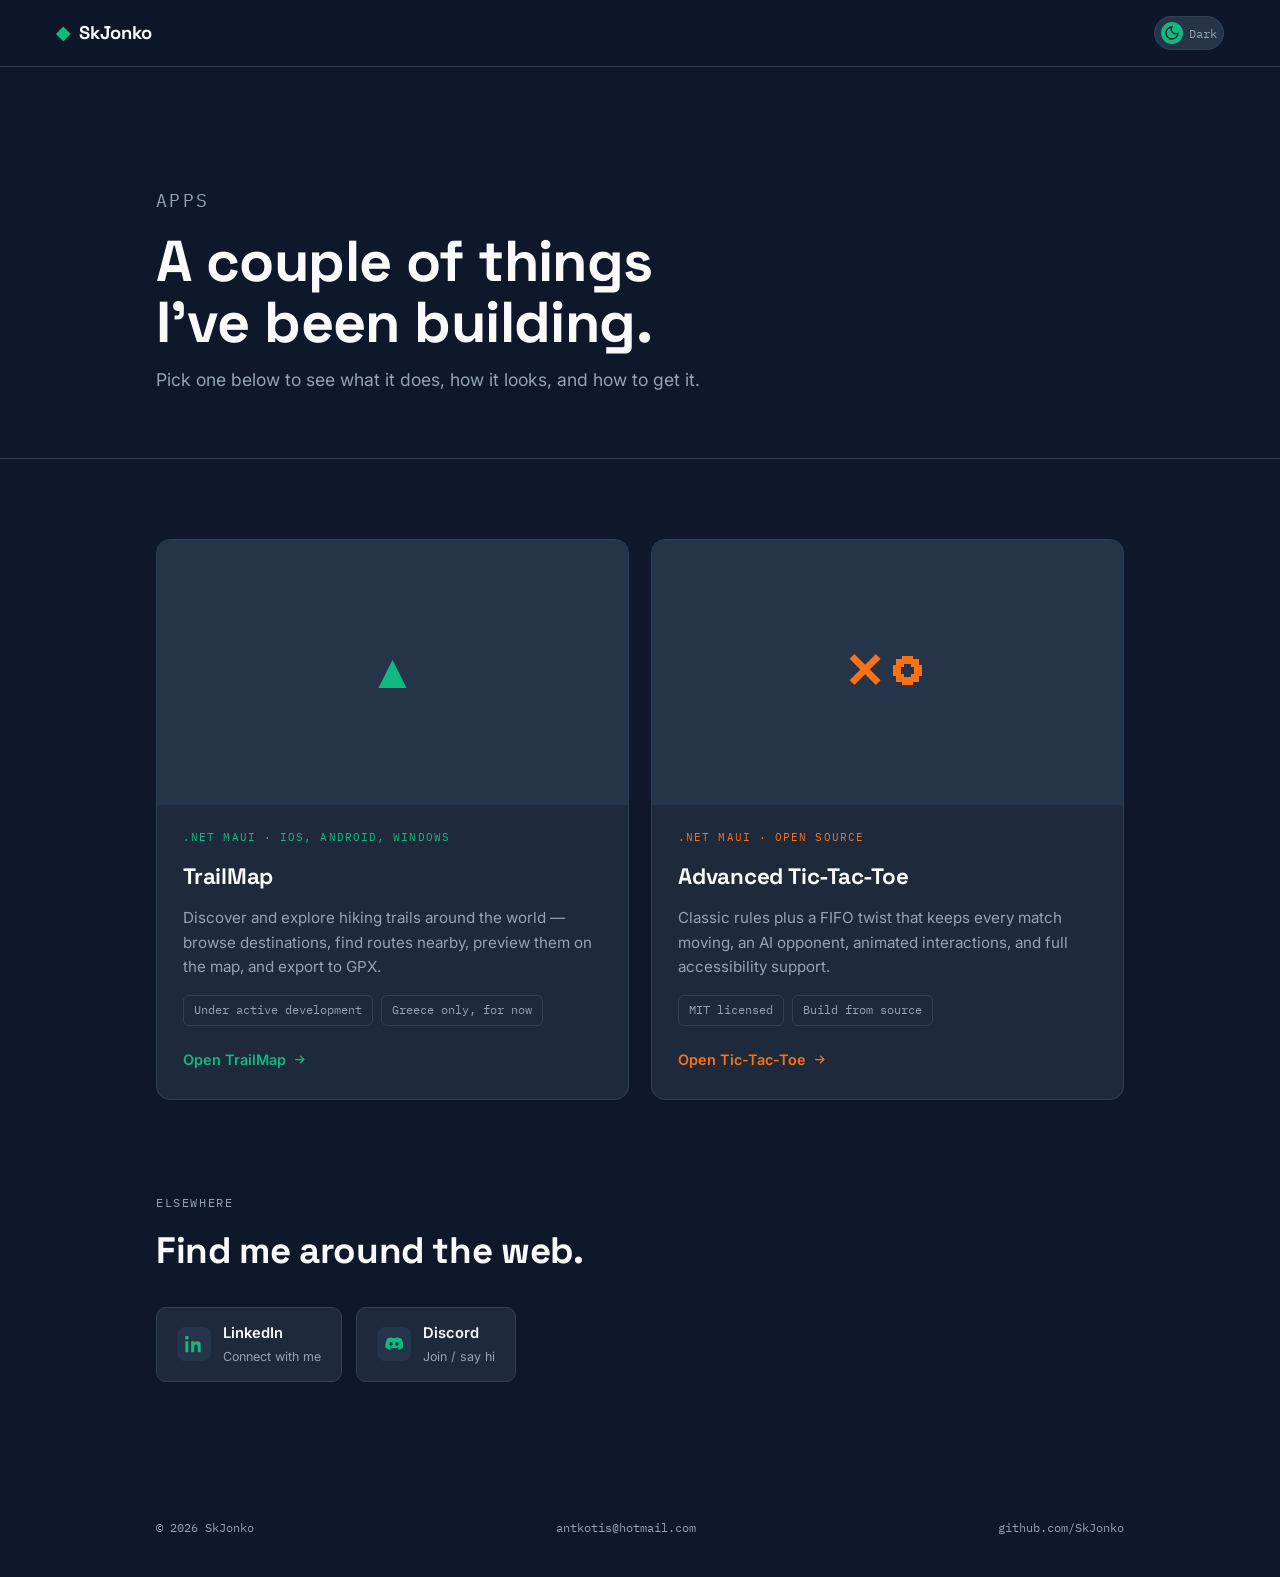
<file: docs/index.html>
<!doctype html>
<html lang="en" data-theme="dark">
<head>
<meta charset="UTF-8">
<meta name="viewport" content="width=device-width, initial-scale=1">
<title>SkJonko — apps</title>
<meta name="description" content="A small collection of apps: TrailMap for discovering hiking trails, and an enhanced Tic-Tac-Toe built with .NET MAUI.">

<link rel="preconnect" href="https://fonts.googleapis.com">
<link rel="preconnect" href="https://fonts.gstatic.com" crossorigin>
<link href="https://fonts.googleapis.com/css2?family=Space+Grotesk:wght@500;700&family=Inter:wght@400;500;600&family=IBM+Plex+Mono:wght@400;500&display=swap" rel="stylesheet">
<link rel="stylesheet" href="assets/css/site.css">
</head>
<body>

<header class="site">
  <div class="nav">
    <a class="nav-brand" href="#top"><span class="mark">◆</span> SkJonko</a>
    <ul class="nav-links">
      <li>
        <button class="theme-toggle" id="themeToggle" type="button" aria-pressed="false" aria-label="Toggle light and dark theme">
          <span class="dot" id="themeDot">
            <svg viewBox="0 0 24 24" fill="none" stroke="currentColor" stroke-width="2"><path d="M21 12.4A9 9 0 1 1 11.6 3a7 7 0 0 0 9.4 9.4Z"/></svg>
          </span>
          <span id="themeLabel">Dark</span>
        </button>
      </li>
    </ul>
  </div>
</header>

<main id="top">

  <!-- ============ HUB HERO ============ -->
  <section class="hub-hero">
    <div class="wrap">
      <p class="eyebrow">Apps</p>
      <h1>A couple of things<br>I've been building.</h1>
      <p>Pick one below to see what it does, how it looks, and how to get it.</p>
    </div>
  </section>

  <!-- ============ APP GRID ============ -->
  <section class="app-section">
    <div class="wrap app-grid">

      <a class="app-card" href="trailmap.html" style="--app-accent:#10B981;">
        <div class="media">
          <span class="glyph">▲</span>
        </div>
        <div class="body">
          <span class="kicker">.NET MAUI · iOS, Android, Windows</span>
          <h2>TrailMap</h2>
          <p>Discover and explore hiking trails around the world — browse destinations, find routes nearby, preview them on the map, and export to GPX.</p>
          <div class="tags">
            <span class="tag">Under active development</span>
            <span class="tag">Greece only, for now</span>
          </div>
          <span class="open">Open TrailMap
            <svg viewBox="0 0 24 24" fill="none" stroke="currentColor" stroke-width="2"><path d="M5 12h13M13 6l6 6-6 6"/></svg>
          </span>
        </div>
      </a>

      <a class="app-card" href="tictactoe.html" style="--app-accent:#F97316;">
        <div class="media">
          <span class="glyph">✕⭘</span>
        </div>
        <div class="body">
          <span class="kicker">.NET MAUI · open source</span>
          <h2>Advanced Tic-Tac-Toe</h2>
          <p>Classic rules plus a FIFO twist that keeps every match moving, an AI opponent, animated interactions, and full accessibility support.</p>
          <div class="tags">
            <span class="tag">MIT licensed</span>
            <span class="tag">Build from source</span>
          </div>
          <span class="open">Open Tic-Tac-Toe
            <svg viewBox="0 0 24 24" fill="none" stroke="currentColor" stroke-width="2"><path d="M5 12h13M13 6l6 6-6 6"/></svg>
          </span>
        </div>
      </a>

    </div>
  </section>

  <!-- ============ SOCIAL ============ -->
  <section class="social-section">
    <div class="wrap">
      <div class="section-head">
        <p class="eyebrow">Elsewhere</p>
        <h2>Find me around the web.</h2>
      </div>
      <div class="social-row">
        <!-- TODO: replace # with your real LinkedIn profile URL -->
        <a class="social-card" href="#" target="_blank" rel="noopener">
          <span class="icon">
            <svg viewBox="0 0 24 24" fill="currentColor"><path d="M4.98 3.5C4.98 4.88 3.87 6 2.5 6S0 4.88 0 3.5 1.12 1 2.5 1s2.48 1.12 2.48 2.5ZM.5 8.25h4V23h-4V8.25ZM8.5 8.25h3.83v2.02h.05c.53-1 1.84-2.06 3.79-2.06 4.06 0 4.81 2.67 4.81 6.14V23h-4v-6.7c0-1.6-.03-3.65-2.22-3.65-2.23 0-2.57 1.74-2.57 3.53V23h-4V8.25Z"/></svg>
          </span>
          <span class="label">
            <b>LinkedIn</b>
            <span>Connect with me</span>
          </span>
        </a>
        <a class="social-card" href="https://discord.com/users/jonko4031" target="_blank" rel="noopener">
          <span class="icon">
            <svg viewBox="0 0 24 24" fill="currentColor"><path d="M20.32 4.37a19.8 19.8 0 0 0-4.9-1.52.07.07 0 0 0-.08.04c-.21.38-.45.86-.61 1.25a18.3 18.3 0 0 0-5.48 0 12.6 12.6 0 0 0-.62-1.25.08.08 0 0 0-.08-.04 19.7 19.7 0 0 0-4.9 1.52.07.07 0 0 0-.03.03C.96 8.6.24 12.7.58 16.76a.08.08 0 0 0 .03.06 19.9 19.9 0 0 0 5.99 3.03.08.08 0 0 0 .08-.03c.46-.63.87-1.29 1.23-1.99a.07.07 0 0 0-.04-.11 13.1 13.1 0 0 1-1.87-.89.08.08 0 0 1 0-.13c.13-.09.25-.19.37-.28a.07.07 0 0 1 .08-.01c3.93 1.79 8.18 1.79 12.06 0a.07.07 0 0 1 .08.01c.12.1.24.19.37.28a.08.08 0 0 1 0 .13c-.6.35-1.22.65-1.87.89a.07.07 0 0 0-.04.11c.37.7.78 1.36 1.23 1.99a.08.08 0 0 0 .08.03 19.8 19.8 0 0 0 6-3.03.08.08 0 0 0 .03-.06c.4-4.69-.68-8.75-2.87-12.36a.06.06 0 0 0-.03-.03ZM8.02 14.3c-1.18 0-2.15-1.08-2.15-2.42 0-1.33.95-2.42 2.15-2.42 1.21 0 2.17 1.1 2.15 2.42 0 1.34-.95 2.42-2.15 2.42Zm7.96 0c-1.18 0-2.15-1.08-2.15-2.42 0-1.33.95-2.42 2.15-2.42 1.21 0 2.17 1.1 2.15 2.42 0 1.34-.94 2.42-2.15 2.42Z"/></svg>
          </span>
          <span class="label">
            <b>Discord</b>
            <span>Join / say hi</span>
          </span>
        </a>
      </div>
    </div>
  </section>

</main>

<footer>
  <div class="wrap footer-row">
    <span>© 2026 SkJonko</span>
    <a href="mailto:antkotis@hotmail.com" target="_blank" rel="noopener">antkotis@hotmail.com</a>
    <a href="https://github.com/SkJonko" target="_blank" rel="noopener">github.com/SkJonko</a>
  </div>
</footer>

<script src="assets/js/theme-toggle.js"></script>

</body>
</html>
</file>
<file: docs/assets/css/site.css>
/* ===========================================================
   Shared design system — used by index.html, trailmap.html,
   tictactoe.html. Each page may override the CSS variables in
   :root via a small <style> block in its own <head> to get its
   own accent color while keeping the same layout components.
   =========================================================== */

:root, html[data-theme="dark"]{
  --bg:         #0F172A;
  --surface:    #1E293B;
  --surface-2:  #263449;
  --primary:    #10B981;
  --primary-btn:#0D9668;
  --secondary:  #38BDF8;
  --text-hi:    #F8FAFC;
  --text-lo:    #94A3B8;
  --border:     #334155;
  --icon-on-primary:#0F172A;
  --difficulty-easy:#34D399;
  --difficulty-medium:#FBBF24;
  --difficulty-hard:#F87171;
  --difficulty-expert:#A78BFA;
}
html[data-theme="light"]{
  --bg:         #F8FAFC;
  --surface:    #FFFFFF;
  --surface-2:  #EEF2F6;
  --primary:    #059669;
  --primary-btn:#047857;
  --secondary:  #0284C7;
  --text-hi:    #0F172A;
  --text-lo:    #64748B;
  --border:     #E2E8F0;
  --icon-on-primary:#FFFFFF;
  --difficulty-easy:#10B981;
  --difficulty-medium:#D97706;
  --difficulty-hard:#DC2626;
  --difficulty-expert:#8B5CF6;
}

*{ box-sizing:border-box; }
html{ scroll-behavior:smooth; }

body{
  margin:0;
  background:var(--bg);
  color:var(--text-hi);
  font-family:"Inter", -apple-system, sans-serif;
  line-height:1.6;
  -webkit-font-smoothing:antialiased;
  transition:background .2s ease, color .2s ease;
}

a{ color:inherit; }
img,svg{ display:block; max-width:100%; }
::selection{ background:var(--primary); color:var(--icon-on-primary); }
:focus-visible{ outline:2px solid var(--primary); outline-offset:3px; }

.wrap{ max-width:1080px; margin:0 auto; padding:0 clamp(20px, 5vw, 56px); }

.eyebrow{
  font-family:"IBM Plex Mono", monospace;
  font-size:0.72rem;
  letter-spacing:0.14em;
  text-transform:uppercase;
  color:var(--primary);
}

h1,h2,h3{
  font-family:"Space Grotesk", "Inter", sans-serif;
  font-weight:700;
  letter-spacing:-0.01em;
  margin:0;
}

/* ---------- nav ---------- */
header.site{
  position:sticky; top:0; z-index:20;
  background:color-mix(in srgb, var(--bg) 88%, transparent);
  backdrop-filter:blur(8px);
  border-bottom:1px solid var(--border);
}
.nav{
  display:flex; align-items:center; justify-content:space-between;
  padding:16px clamp(20px, 5vw, 56px);
  gap:20px;
}
.nav-left{ display:flex; align-items:center; gap:16px; }
.nav-home{
  display:flex; align-items:center; gap:6px;
  text-decoration:none; color:var(--text-lo);
  font-size:0.85rem; font-weight:500;
  border-right:1px solid var(--border);
  padding-right:16px;
}
.nav-home:hover, .nav-home:focus-visible{ color:var(--primary); }
.nav-home svg{ width:15px; height:15px; }
.nav-brand{
  display:flex; align-items:center; gap:9px;
  font-family:"Space Grotesk", sans-serif; font-weight:700;
  font-size:1.15rem; text-decoration:none; color:var(--text-hi);
}
.nav-brand .mark{ color:var(--primary); }
.nav-links{
  display:flex; align-items:center; gap:26px;
  font-size:0.9rem; font-weight:500;
  list-style:none; margin:0; padding:0;
}
.nav-links a{ text-decoration:none; color:var(--text-lo); transition:color .15s ease; }
.nav-links a:hover, .nav-links a:focus-visible{ color:var(--primary); }
@media (max-width:760px){ .nav-links li.hide-mobile{ display:none; } }

.lang-chip{
  font-family:"IBM Plex Mono", monospace;
  font-size:0.72rem; letter-spacing:0.04em;
  color:var(--text-lo);
  border:1px solid var(--border);
  border-radius:20px;
  padding:5px 12px;
}

.theme-toggle{
  display:flex; align-items:center; gap:6px;
  background:var(--surface-2);
  border:1px solid var(--border);
  border-radius:20px;
  padding:5px 6px;
  cursor:pointer;
  color:var(--text-lo);
  font-family:"IBM Plex Mono", monospace;
  font-size:0.72rem;
}
.theme-toggle svg{ width:16px; height:16px; }
.theme-toggle .dot{
  width:22px; height:22px; border-radius:50%;
  background:var(--primary);
  display:flex; align-items:center; justify-content:center;
  color:var(--icon-on-primary);
  transition:transform .2s ease;
}

/* ---------- notice bar ---------- */
.notice-bar{
  background:var(--surface-2);
  border-bottom:1px solid var(--border);
  padding:10px clamp(20px, 5vw, 56px);
}
.notice-bar .wrap{
  display:flex; align-items:center; gap:10px;
  font-size:0.85rem; color:var(--text-lo);
}
.notice-bar svg{ width:16px; height:16px; flex-shrink:0; color:var(--difficulty-medium); }
.notice-bar strong{ color:var(--text-hi); font-weight:600; }

/* ---------- hero ---------- */
.hero{
  position:relative; overflow:hidden;
  padding:clamp(64px,10vw,120px) 0 clamp(48px,8vw,84px);
  border-bottom:1px solid var(--border);
}
.hero-inner{ position:relative; z-index:2; max-width:700px; }
.hero h1{
  font-size:clamp(2.6rem, 7vw, 4.4rem);
  line-height:1.04;
  margin:18px 0 22px;
}
.hero h1 span{ color:var(--primary); }
.hero p.lede{
  font-size:1.15rem; color:var(--text-lo);
  max-width:48ch; margin:0 0 34px;
}
.hero-actions{ display:flex; gap:14px; flex-wrap:wrap; }

.btn{
  display:inline-flex; align-items:center; gap:9px;
  font-family:"Inter", sans-serif; font-weight:600; font-size:0.92rem;
  text-decoration:none; padding:13px 22px; border-radius:8px;
  border:1px solid transparent;
  transition:transform .15s ease, background .15s ease, border-color .15s ease;
}
.btn:hover{ transform:translateY(-1px); }
.btn-primary{ background:var(--primary-btn); color:#FFFFFF; }
.btn-primary:hover{ filter:brightness(1.08); }
.btn-ghost{ border-color:var(--border); color:var(--text-hi); background:transparent; }
.btn-ghost:hover{ border-color:var(--primary); color:var(--primary); }
.btn-disabled{ pointer-events:none; opacity:0.5; cursor:not-allowed; }

.hero-tags{ display:flex; gap:10px; flex-wrap:wrap; margin-top:30px; }
.tag{
  font-family:"IBM Plex Mono", monospace; font-size:0.72rem;
  color:var(--text-lo); border:1px solid var(--border);
  border-radius:6px; padding:5px 10px;
}

/* ---------- divider motif ---------- */
.gpx-divider{ position:relative; width:100%; line-height:0; background:var(--bg); }
.gpx-divider svg{ width:100%; height:auto; display:block; }
.gpx-divider .fill{ fill:var(--surface); }
.gpx-divider .line{ fill:none; stroke:var(--primary); stroke-width:2; }
.gpx-label{
  position:absolute; font-family:"IBM Plex Mono", monospace;
  font-size:0.62rem; letter-spacing:0.08em; color:var(--text-lo);
  text-transform:uppercase;
}
.gpx-label.left{ left:clamp(20px,5vw,56px); top:10px; }
.gpx-label.right{ right:clamp(20px,5vw,56px); bottom:10px; }

/* ---------- features ---------- */
.features{ background:var(--surface); padding:clamp(56px,9vw,96px) 0; }
.section-head{ max-width:560px; margin-bottom:44px; }
.section-head h2{ font-size:clamp(1.7rem,4vw,2.3rem); margin-top:10px; }
.section-head p{ color:var(--text-lo); margin:14px 0 0; }

.feature-grid{
  display:grid; grid-template-columns:repeat(3,1fr); gap:1px;
  background:var(--border); border:1px solid var(--border); border-radius:10px;
  overflow:hidden;
}
@media (max-width:820px){ .feature-grid{ grid-template-columns:repeat(2,1fr); } }
@media (max-width:560px){ .feature-grid{ grid-template-columns:1fr; } }

.feature{ background:var(--surface); padding:30px 26px; }
.feature .icon{
  width:38px; height:38px; border-radius:9px;
  background:var(--surface-2); display:flex; align-items:center; justify-content:center;
  color:var(--primary); margin-bottom:16px;
}
.feature .icon svg{ width:19px; height:19px; }
.feature h3{ font-size:1.05rem; margin:0 0 8px; }
.feature p{ color:var(--text-lo); margin:0; font-size:0.92rem; }

.also-row{ margin-top:24px; display:flex; gap:10px; flex-wrap:wrap; }

/* ---------- showcase (gif / screenshot demos) ---------- */
.showcase{ background:var(--bg); padding:clamp(56px,9vw,96px) 0; }
.showcase-grid{ display:grid; grid-template-columns:repeat(3,1fr); gap:20px; }
@media (max-width:820px){ .showcase-grid{ grid-template-columns:1fr; } }

.showcase-card{
  background:var(--surface); border:1px solid var(--border); border-radius:12px;
  padding:14px; display:flex; flex-direction:column; gap:14px;
  box-shadow:0 20px 44px -30px rgba(0,0,0,0.5);
}
.showcase-card .frame{
  background:var(--surface-2); border-radius:8px; overflow:hidden;
}
.showcase-card .frame img{ width:100%; height:100%; object-fit:contain; display:block; }
.showcase-card .caption{ padding:0 6px 6px; }
.showcase-card .caption h3{ font-size:0.98rem; margin:0 0 4px; }
.showcase-card .caption p{ color:var(--text-lo); font-size:0.85rem; margin:0; }

/* screenshot pair (light/dark side by side) used on app pages with fewer, wider shots */
.shot-pair{ display:grid; grid-template-columns:1fr 1fr; gap:16px; }
@media (max-width:640px){ .shot-pair{ grid-template-columns:1fr; } }
.shot-pair figure{ margin:0; }
.shot-pair img{
  width:100%; border-radius:10px; border:1px solid var(--border);
  background:var(--surface-2);
}
.shot-pair figcaption{
  margin-top:8px; font-family:"IBM Plex Mono", monospace; font-size:0.7rem;
  color:var(--text-lo); text-transform:uppercase; letter-spacing:0.05em;
}

/* callout card, e.g. for a game's unique twist/mechanic */
.twist-card{
  background:var(--surface); border:1px solid var(--border); border-radius:12px;
  padding:28px 30px; display:flex; gap:20px; align-items:flex-start;
}
.twist-card .icon{
  width:42px; height:42px; border-radius:10px; flex-shrink:0;
  background:var(--surface-2); display:flex; align-items:center; justify-content:center;
  color:var(--primary);
}
.twist-card .icon svg{ width:22px; height:22px; }
.twist-card h3{ font-size:1.1rem; margin:0 0 8px; }
.twist-card p{ color:var(--text-lo); margin:0; font-size:0.95rem; }

/* ---------- preview (svg / route demo) ---------- */
.preview{ padding:clamp(56px,9vw,96px) 0; background:var(--bg); }
.preview-grid{ display:grid; grid-template-columns:1.05fr 0.95fr; gap:40px; align-items:center; }
@media (max-width:820px){ .preview-grid{ grid-template-columns:1fr; } }

.map-card{
  background:var(--surface); border:1px solid var(--border); border-radius:12px;
  padding:16px; box-shadow:0 30px 60px -34px rgba(0,0,0,0.5);
}
.map-card .frame{ background:var(--surface-2); border-radius:8px; overflow:hidden; position:relative; }
.map-card svg, .map-card img{ width:100%; height:auto; display:block; }
.map-caption{
  font-family:"IBM Plex Mono", monospace; font-size:0.7rem; color:var(--text-lo);
  margin-top:14px; display:flex; justify-content:space-between; flex-wrap:wrap; gap:6px;
}

.difficulty-legend{ display:flex; gap:12px; margin-top:14px; flex-wrap:wrap; }
.difficulty-legend span{
  display:flex; align-items:center; gap:6px;
  font-family:"IBM Plex Mono", monospace; font-size:0.68rem; color:var(--text-lo);
}
.difficulty-legend i{ width:9px; height:9px; border-radius:50%; display:inline-block; }

.preview-copy h2{ font-size:clamp(1.7rem,4vw,2.3rem); margin-bottom:16px; }
.preview-copy p{ color:var(--text-lo); margin:0 0 16px; }
.stat-row{ display:flex; gap:30px; margin-top:26px; flex-wrap:wrap; }
.stat{ font-family:"IBM Plex Mono", monospace; }
.stat b{ display:block; font-size:1.5rem; color:var(--text-hi); font-family:"Space Grotesk",sans-serif; }
.stat span{ font-size:0.7rem; color:var(--text-lo); text-transform:uppercase; letter-spacing:0.05em; }

.route-anim{ animation:draw 4.5s ease-in-out infinite; }
@keyframes draw{
  0%   { stroke-dashoffset:520; }
  55%  { stroke-dashoffset:0; }
  100% { stroke-dashoffset:0; }
}
@media (prefers-reduced-motion: reduce){ .route-anim{ animation:none; stroke-dashoffset:0; } }

/* ---------- download ---------- */
.download{
  background:var(--surface); padding:clamp(56px,9vw,96px) 0;
  border-top:1px solid var(--border); border-bottom:1px solid var(--border);
}
.platform-grid{ display:grid; grid-template-columns:repeat(3,1fr); gap:16px; }
@media (max-width:760px){ .platform-grid{ grid-template-columns:1fr; } }

.platform-card{
  background:var(--bg); border:1px solid var(--border); border-radius:10px;
  padding:26px 24px; display:flex; flex-direction:column; gap:14px;
  transition:border-color .15s ease;
}
.platform-card:hover{ border-color:var(--primary); }
.platform-card .os{
  display:flex; align-items:center; gap:11px;
  font-family:"Space Grotesk", sans-serif; font-weight:700; font-size:1.05rem;
}
.platform-card .os svg{ width:22px; height:22px; flex-shrink:0; color:var(--primary); }
.platform-card p{ color:var(--text-lo); font-size:0.88rem; margin:0; }
.platform-card .btn{ justify-content:center; margin-top:auto; }

.release-note{
  margin-top:28px; font-family:"IBM Plex Mono", monospace; font-size:0.78rem;
  color:var(--text-lo); display:flex; gap:8px; align-items:baseline; flex-wrap:wrap;
}
.release-note code{ background:var(--bg); padding:2px 8px; border-radius:5px; color:var(--text-hi); }
.release-note a{ color:var(--primary); text-decoration:none; }
.release-note a:hover{ text-decoration:underline; }

/* ---------- footer ---------- */
footer{ background:var(--bg); padding:40px 0; }
.footer-row{
  display:flex; justify-content:space-between; align-items:center;
  flex-wrap:wrap; gap:14px;
  font-family:"IBM Plex Mono", monospace; font-size:0.75rem; color:var(--text-lo);
}
.footer-row a{ text-decoration:none; color:var(--text-lo); }
.footer-row a:hover{ color:var(--primary); }

/* ---------- hub (index.html — app picker) ---------- */
.hub-hero{
  padding:clamp(64px,10vw,120px) 0 clamp(40px,7vw,64px);
  border-bottom:1px solid var(--border);
}
.hub-hero h1{ font-size:clamp(2.4rem, 6vw, 3.6rem); line-height:1.05; margin:16px 0 14px; }
.hub-hero p{ color:var(--text-lo); font-size:1.1rem; max-width:56ch; margin:0; }

.app-section{ padding:clamp(48px,8vw,80px) 0; }
.app-grid{ display:grid; grid-template-columns:1fr 1fr; gap:22px; }
@media (max-width:760px){ .app-grid{ grid-template-columns:1fr; } }

.app-card{
  display:flex; flex-direction:column;
  background:var(--surface); border:1px solid var(--border); border-radius:14px;
  overflow:hidden; text-decoration:none; color:var(--text-hi);
  transition:transform .15s ease, border-color .15s ease;
}
.app-card:hover{ transform:translateY(-3px); border-color:var(--app-accent, var(--primary)); }
.app-card .media{
  aspect-ratio:16/9; background:var(--surface-2);
  display:flex; align-items:center; justify-content:center;
  overflow:hidden; position:relative;
}
.app-card .media img{ width:100%; height:100%; object-fit:cover; }
.app-card .media .glyph{
  font-family:"Space Grotesk", sans-serif; font-weight:700; font-size:3rem;
  color:var(--app-accent, var(--primary));
}
.app-card .body{ padding:24px 26px 28px; display:flex; flex-direction:column; gap:12px; flex:1; }
.app-card .body .kicker{
  font-family:"IBM Plex Mono", monospace; font-size:0.68rem; letter-spacing:0.1em;
  text-transform:uppercase; color:var(--app-accent, var(--primary));
}
.app-card .body h2{ font-size:1.4rem; }
.app-card .body p{ color:var(--text-lo); font-size:0.95rem; margin:0; flex:1; }
.app-card .body .tags{ display:flex; gap:8px; flex-wrap:wrap; margin-top:4px; }
.app-card .body .open{
  margin-top:10px; display:inline-flex; align-items:center; gap:6px;
  font-weight:600; font-size:0.9rem; color:var(--app-accent, var(--primary));
}
.app-card .body .open svg{ width:15px; height:15px; transition:transform .15s ease; }
.app-card:hover .body .open svg{ transform:translateX(3px); }

/* ---------- social links (hub page) ---------- */
.social-section{
  padding:0 0 clamp(56px,9vw,96px);
}
.social-section .section-head{ margin-bottom:26px; }
.social-row{ display:flex; gap:14px; flex-wrap:wrap; }
.social-card{
  display:inline-flex; align-items:center; gap:12px;
  background:var(--surface); border:1px solid var(--border); border-radius:10px;
  padding:14px 20px; text-decoration:none; color:var(--text-hi);
  transition:border-color .15s ease, transform .15s ease;
}
.social-card:hover{ border-color:var(--primary); transform:translateY(-2px); }
.social-card .icon{
  width:34px; height:34px; border-radius:8px;
  background:var(--surface-2); display:flex; align-items:center; justify-content:center;
  color:var(--primary); flex-shrink:0;
}
.social-card .icon svg{ width:18px; height:18px; }
.social-card .label{ display:flex; flex-direction:column; gap:1px; }
.social-card .label b{ font-size:0.92rem; font-weight:600; }
.social-card .label span{ font-size:0.78rem; color:var(--text-lo); }

@media (prefers-reduced-motion: reduce){
  html{ scroll-behavior:auto; }
  .btn, .theme-toggle .dot, .app-card, .app-card .body .open svg, .social-card{ transition:none; }
}
</file>
